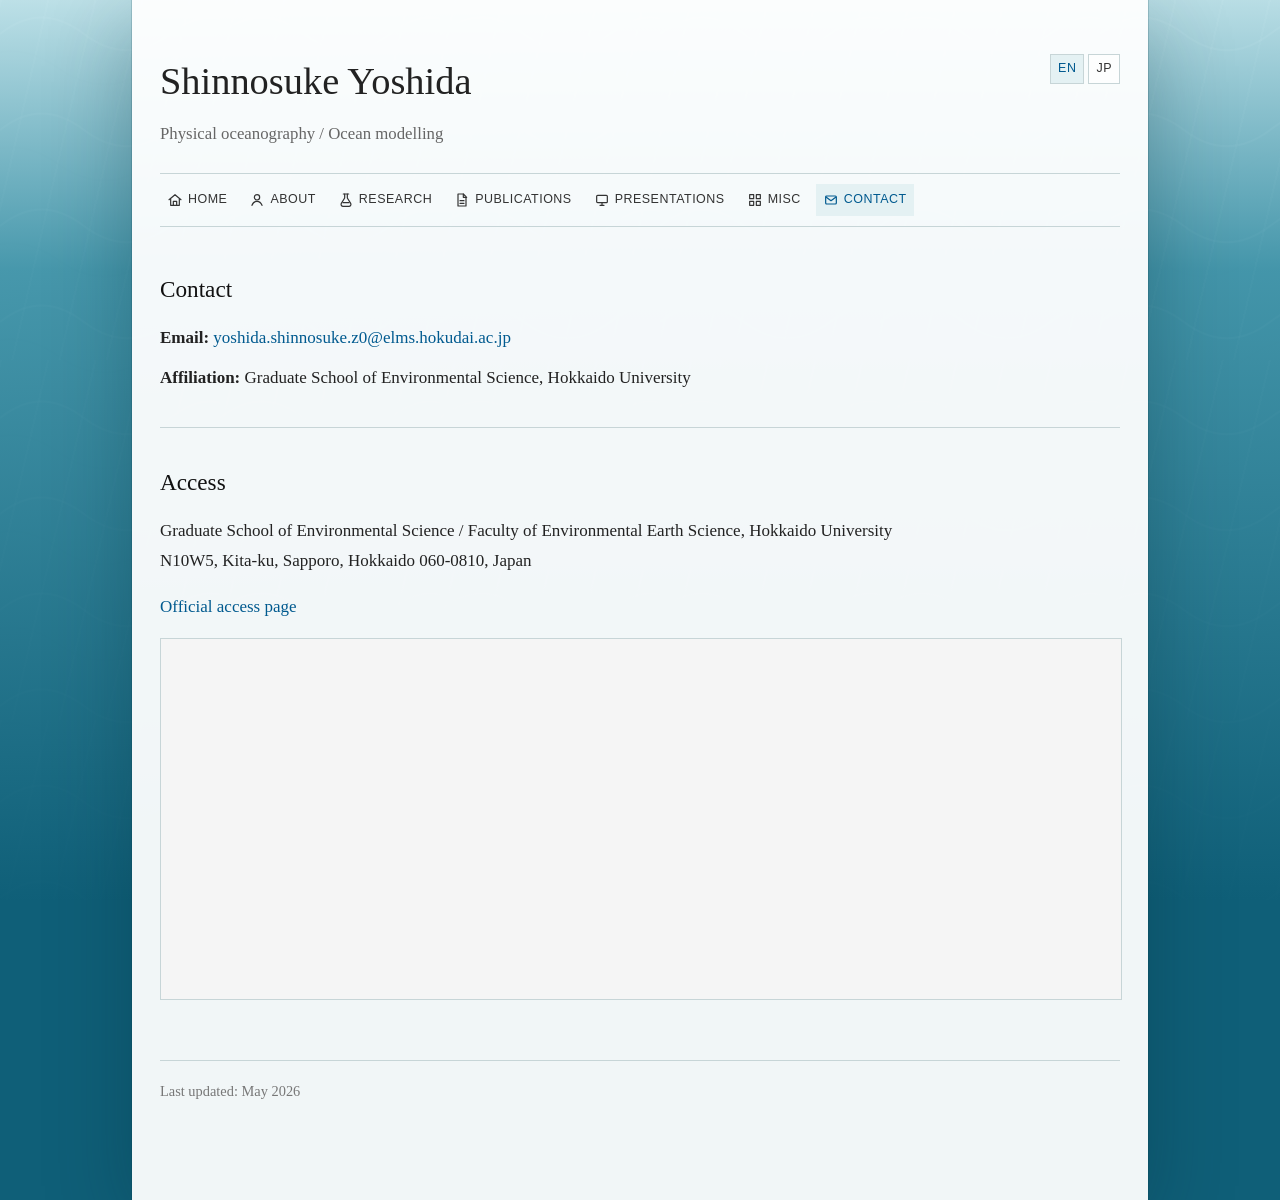
<file: contact.html>
<!DOCTYPE html>
<html lang="en">
<head><meta charset="UTF-8"><meta name="viewport" content="width=device-width, initial-scale=1.0"><title>Contact | Shinnosuke Yoshida</title><link rel="stylesheet" href="/style.css"><script src="/assets/backgrounds.js" defer></script></head>
<body><div class="page"><header class="site-header"><div class="header-top"><div class="identity"><h1>Shinnosuke Yoshida</h1><p class="subtitle">Physical oceanography / Ocean modelling</p></div><div class="language-switch" aria-label="Language switch"><span class="active">EN</span><a href="/ja/contact.html">JP</a></div></div><nav class="nav" aria-label="Main navigation"><a href="/"><svg class="nav-icon" aria-hidden="true"><use href="/assets/icons.svg#home"></use></svg><span>HOME</span></a><a href="/about.html"><svg class="nav-icon" aria-hidden="true"><use href="/assets/icons.svg#user"></use></svg><span>ABOUT</span></a><a href="/research.html"><svg class="nav-icon" aria-hidden="true"><use href="/assets/icons.svg#research"></use></svg><span>RESEARCH</span></a><a href="/publications.html"><svg class="nav-icon" aria-hidden="true"><use href="/assets/icons.svg#file"></use></svg><span>PUBLICATIONS</span></a><a href="/presentations.html"><svg class="nav-icon" aria-hidden="true"><use href="/assets/icons.svg#screen"></use></svg><span>PRESENTATIONS</span></a><a href="/misc.html"><svg class="nav-icon" aria-hidden="true"><use href="/assets/icons.svg#grid"></use></svg><span>MISC</span></a><a class="active" href="/contact.html"><svg class="nav-icon" aria-hidden="true"><use href="/assets/icons.svg#mail"></use></svg><span>CONTACT</span></a></nav></header><main><h2>Contact</h2><ul class="info-list"><li><strong>Email:</strong> <a href="mailto:yoshida.shinnosuke.z0@elms.hokudai.ac.jp">yoshida.shinnosuke.z0@elms.hokudai.ac.jp</a></li><li><strong>Affiliation:</strong> Graduate School of Environmental Science, Hokkaido University</li></ul><hr><section><h2>Access</h2><p>Graduate School of Environmental Science / Faculty of Environmental Earth Science, Hokkaido University<br>N10W5, Kita-ku, Sapporo, Hokkaido 060-0810, Japan</p><p><a href="https://www.ees.hokudai.ac.jp/?lang=en&amp;page_id=2603">Official access page</a></p><iframe class="map-frame" title="Map to Graduate School of Environmental Science, Hokkaido University" src="https://www.google.com/maps?q=Graduate%20School%20of%20Environmental%20Science%20Hokkaido%20University%20N10W5%20Sapporo&output=embed" loading="lazy"></iframe></section></main><footer class="site-footer"><p>Last updated: May 2026</p></footer></div></body>
</html>
</file>
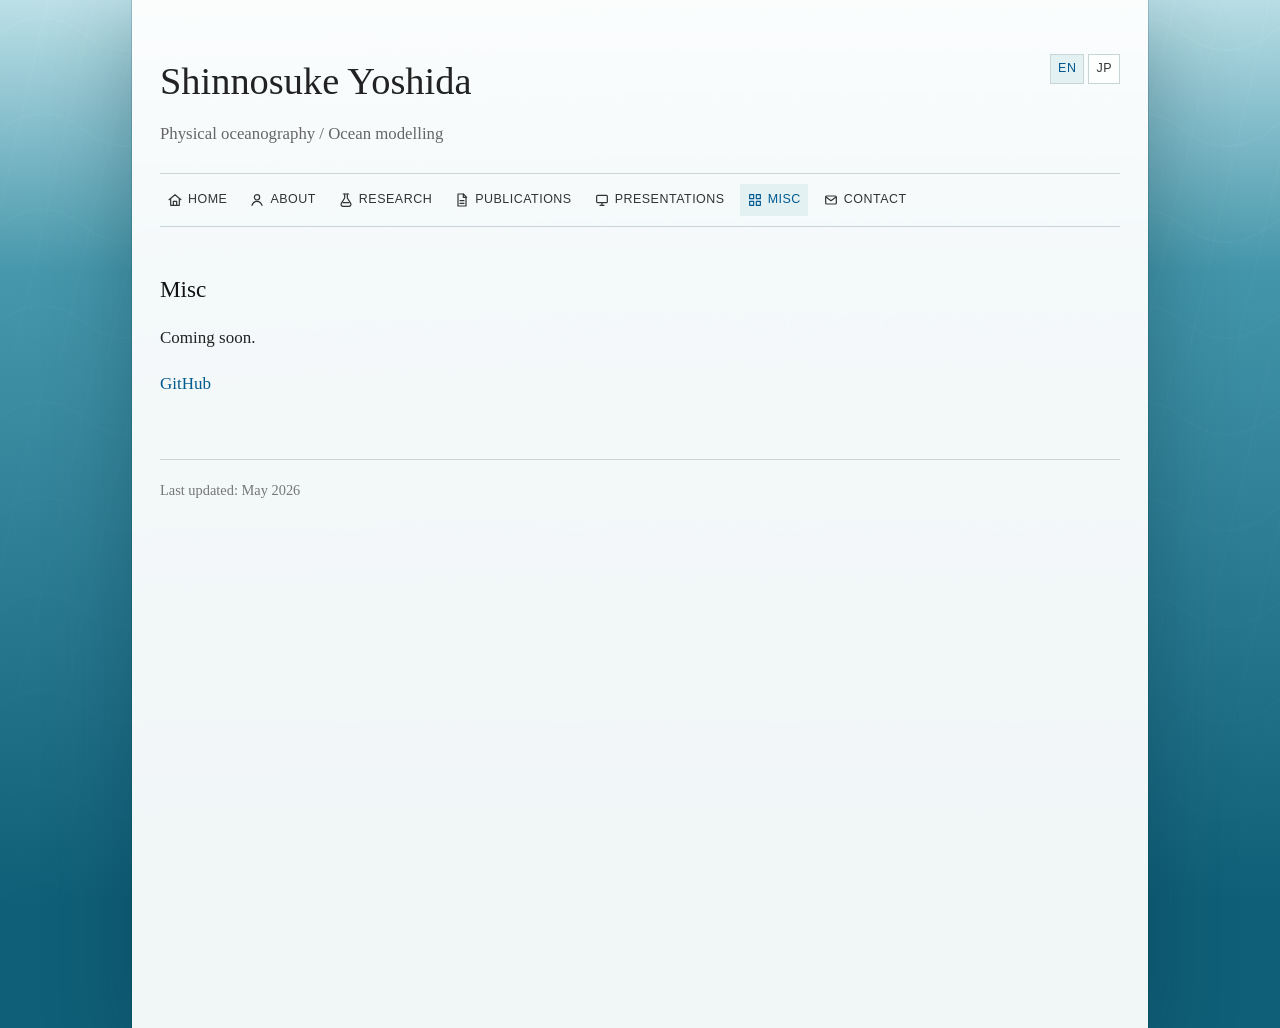
<file: misc.html>
<!DOCTYPE html>
<html lang="en">
<head><meta charset="UTF-8"><meta name="viewport" content="width=device-width, initial-scale=1.0"><title>Misc | Shinnosuke Yoshida</title><link rel="stylesheet" href="/style.css"><script src="/assets/backgrounds.js" defer></script></head>
<body><div class="page"><header class="site-header"><div class="header-top"><div class="identity"><h1>Shinnosuke Yoshida</h1><p class="subtitle">Physical oceanography / Ocean modelling</p></div><div class="language-switch" aria-label="Language switch"><span class="active">EN</span><a href="/ja/misc.html">JP</a></div></div><nav class="nav" aria-label="Main navigation"><a href="/"><svg class="nav-icon" aria-hidden="true"><use href="/assets/icons.svg#home"></use></svg><span>HOME</span></a><a href="/about.html"><svg class="nav-icon" aria-hidden="true"><use href="/assets/icons.svg#user"></use></svg><span>ABOUT</span></a><a href="/research.html"><svg class="nav-icon" aria-hidden="true"><use href="/assets/icons.svg#research"></use></svg><span>RESEARCH</span></a><a href="/publications.html"><svg class="nav-icon" aria-hidden="true"><use href="/assets/icons.svg#file"></use></svg><span>PUBLICATIONS</span></a><a href="/presentations.html"><svg class="nav-icon" aria-hidden="true"><use href="/assets/icons.svg#screen"></use></svg><span>PRESENTATIONS</span></a><a class="active" href="/misc.html"><svg class="nav-icon" aria-hidden="true"><use href="/assets/icons.svg#grid"></use></svg><span>MISC</span></a><a href="/contact.html"><svg class="nav-icon" aria-hidden="true"><use href="/assets/icons.svg#mail"></use></svg><span>CONTACT</span></a></nav></header><main><h2>Misc</h2><p class="page-lead">Coming soon.</p><p><a href="https://github.com/Shinnosuke-Yoshida">GitHub</a></p></main><footer class="site-footer"><p>Last updated: May 2026</p></footer></div></body>
</html>
</file>
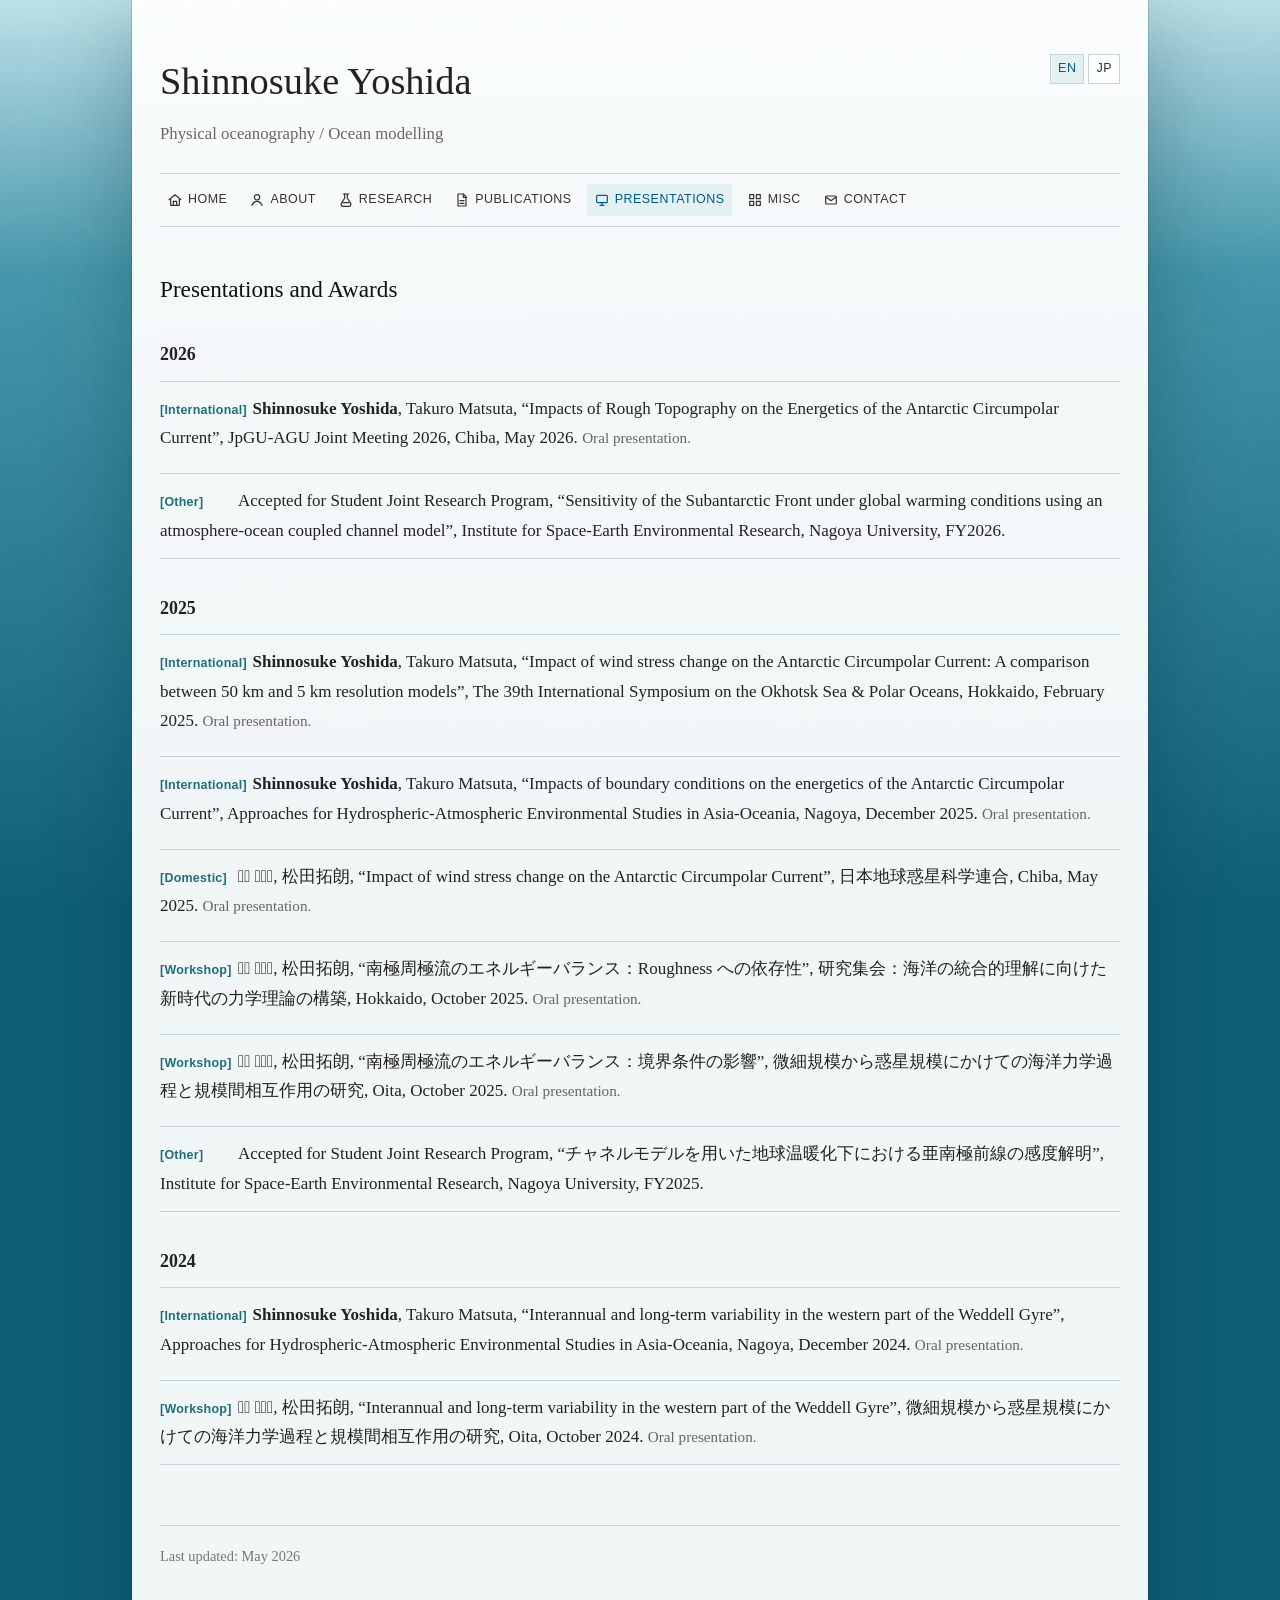
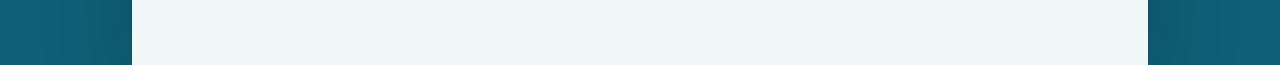
<file: presentations.html>
<!DOCTYPE html>
<html lang="en">
<head><meta charset="UTF-8"><meta name="viewport" content="width=device-width, initial-scale=1.0"><title>Presentations | Shinnosuke Yoshida</title><link rel="stylesheet" href="/style.css"><script src="/assets/backgrounds.js" defer></script></head>
<body><div class="page"><header class="site-header"><div class="header-top"><div class="identity"><h1>Shinnosuke Yoshida</h1><p class="subtitle">Physical oceanography / Ocean modelling</p></div><div class="language-switch" aria-label="Language switch"><span class="active">EN</span><a href="/ja/presentations.html">JP</a></div></div><nav class="nav" aria-label="Main navigation"><a href="/"><svg class="nav-icon" aria-hidden="true"><use href="/assets/icons.svg#home"></use></svg><span>HOME</span></a><a href="/about.html"><svg class="nav-icon" aria-hidden="true"><use href="/assets/icons.svg#user"></use></svg><span>ABOUT</span></a><a href="/research.html"><svg class="nav-icon" aria-hidden="true"><use href="/assets/icons.svg#research"></use></svg><span>RESEARCH</span></a><a href="/publications.html"><svg class="nav-icon" aria-hidden="true"><use href="/assets/icons.svg#file"></use></svg><span>PUBLICATIONS</span></a><a class="active" href="/presentations.html"><svg class="nav-icon" aria-hidden="true"><use href="/assets/icons.svg#screen"></use></svg><span>PRESENTATIONS</span></a><a href="/misc.html"><svg class="nav-icon" aria-hidden="true"><use href="/assets/icons.svg#grid"></use></svg><span>MISC</span></a><a href="/contact.html"><svg class="nav-icon" aria-hidden="true"><use href="/assets/icons.svg#mail"></use></svg><span>CONTACT</span></a></nav></header><main><h2>Presentations and Awards</h2><section class="presentation-section"><h3>2026</h3><ul class="presentation-list"><li><span class="presentation-label">[International]</span><strong>Shinnosuke Yoshida</strong>, Takuro Matsuta, “Impacts of Rough Topography on the Energetics of the Antarctic Circumpolar Current”, JpGU-AGU Joint Meeting 2026, Chiba, May 2026. <span class="presentation-note">Oral presentation.</span></li><li><span class="presentation-label">[Other]</span>Accepted for Student Joint Research Program, “Sensitivity of the Subantarctic Front under global warming conditions using an atmosphere-ocean coupled channel model”, Institute for Space-Earth Environmental Research, Nagoya University, FY2026.</li></ul></section><section class="presentation-section"><h3>2025</h3><ul class="presentation-list"><li><span class="presentation-label">[International]</span><strong>Shinnosuke Yoshida</strong>, Takuro Matsuta, “Impact of wind stress change on the Antarctic Circumpolar Current: A comparison between 50 km and 5 km resolution models”, The 39th International Symposium on the Okhotsk Sea &amp; Polar Oceans, Hokkaido, February 2025. <span class="presentation-note">Oral presentation.</span></li><li><span class="presentation-label">[International]</span><strong>Shinnosuke Yoshida</strong>, Takuro Matsuta, “Impacts of boundary conditions on the energetics of the Antarctic Circumpolar Current”, Approaches for Hydrospheric-Atmospheric Environmental Studies in Asia-Oceania, Nagoya, December 2025. <span class="presentation-note">Oral presentation.</span></li><li><span class="presentation-label">[Domestic]</span><strong>𠮷田 槙之助</strong>, 松田拓朗, “Impact of wind stress change on the Antarctic Circumpolar Current”, 日本地球惑星科学連合, Chiba, May 2025. <span class="presentation-note">Oral presentation.</span></li><li><span class="presentation-label">[Workshop]</span><strong>𠮷田 槙之助</strong>, 松田拓朗, “南極周極流のエネルギーバランス：Roughness への依存性”, 研究集会：海洋の統合的理解に向けた新時代の力学理論の構築, Hokkaido, October 2025. <span class="presentation-note">Oral presentation.</span></li><li><span class="presentation-label">[Workshop]</span><strong>𠮷田 槙之助</strong>, 松田拓朗, “南極周極流のエネルギーバランス：境界条件の影響”, 微細規模から惑星規模にかけての海洋力学過程と規模間相互作用の研究, Oita, October 2025. <span class="presentation-note">Oral presentation.</span></li><li><span class="presentation-label">[Other]</span>Accepted for Student Joint Research Program, “チャネルモデルを用いた地球温暖化下における亜南極前線の感度解明”, Institute for Space-Earth Environmental Research, Nagoya University, FY2025.</li></ul></section><section class="presentation-section"><h3>2024</h3><ul class="presentation-list"><li><span class="presentation-label">[International]</span><strong>Shinnosuke Yoshida</strong>, Takuro Matsuta, “Interannual and long-term variability in the western part of the Weddell Gyre”, Approaches for Hydrospheric-Atmospheric Environmental Studies in Asia-Oceania, Nagoya, December 2024. <span class="presentation-note">Oral presentation.</span></li><li><span class="presentation-label">[Workshop]</span><strong>𠮷田 槙之助</strong>, 松田拓朗, “Interannual and long-term variability in the western part of the Weddell Gyre”, 微細規模から惑星規模にかけての海洋力学過程と規模間相互作用の研究, Oita, October 2024. <span class="presentation-note">Oral presentation.</span></li></ul></section></main><footer class="site-footer"><p>Last updated: May 2026</p></footer></div></body>
</html>
</file>
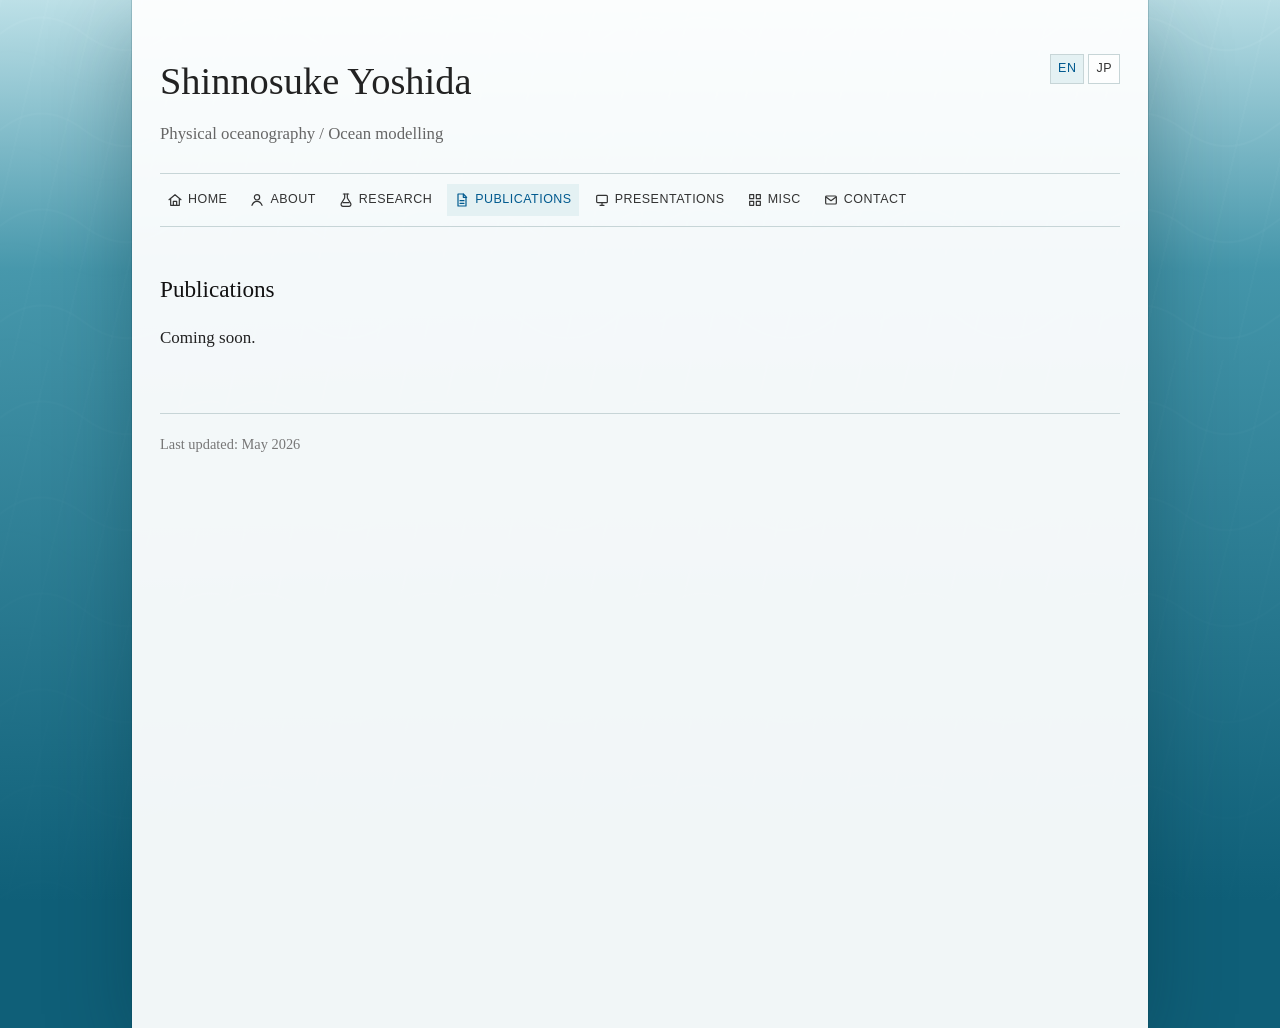
<file: publications.html>
<!DOCTYPE html>
<html lang="en">
<head><meta charset="UTF-8"><meta name="viewport" content="width=device-width, initial-scale=1.0"><title>Publications | Shinnosuke Yoshida</title><link rel="stylesheet" href="/style.css"><script src="/assets/backgrounds.js" defer></script></head>
<body><div class="page"><header class="site-header"><div class="header-top"><div class="identity"><h1>Shinnosuke Yoshida</h1><p class="subtitle">Physical oceanography / Ocean modelling</p></div><div class="language-switch" aria-label="Language switch"><span class="active">EN</span><a href="/ja/publications.html">JP</a></div></div><nav class="nav" aria-label="Main navigation"><a href="/"><svg class="nav-icon" aria-hidden="true"><use href="/assets/icons.svg#home"></use></svg><span>HOME</span></a><a href="/about.html"><svg class="nav-icon" aria-hidden="true"><use href="/assets/icons.svg#user"></use></svg><span>ABOUT</span></a><a href="/research.html"><svg class="nav-icon" aria-hidden="true"><use href="/assets/icons.svg#research"></use></svg><span>RESEARCH</span></a><a class="active" href="/publications.html"><svg class="nav-icon" aria-hidden="true"><use href="/assets/icons.svg#file"></use></svg><span>PUBLICATIONS</span></a><a href="/presentations.html"><svg class="nav-icon" aria-hidden="true"><use href="/assets/icons.svg#screen"></use></svg><span>PRESENTATIONS</span></a><a href="/misc.html"><svg class="nav-icon" aria-hidden="true"><use href="/assets/icons.svg#grid"></use></svg><span>MISC</span></a><a href="/contact.html"><svg class="nav-icon" aria-hidden="true"><use href="/assets/icons.svg#mail"></use></svg><span>CONTACT</span></a></nav></header><main><h2>Publications</h2><p class="page-lead">Coming soon.</p></main><footer class="site-footer"><p>Last updated: May 2026</p></footer></div></body>
</html>
</file>
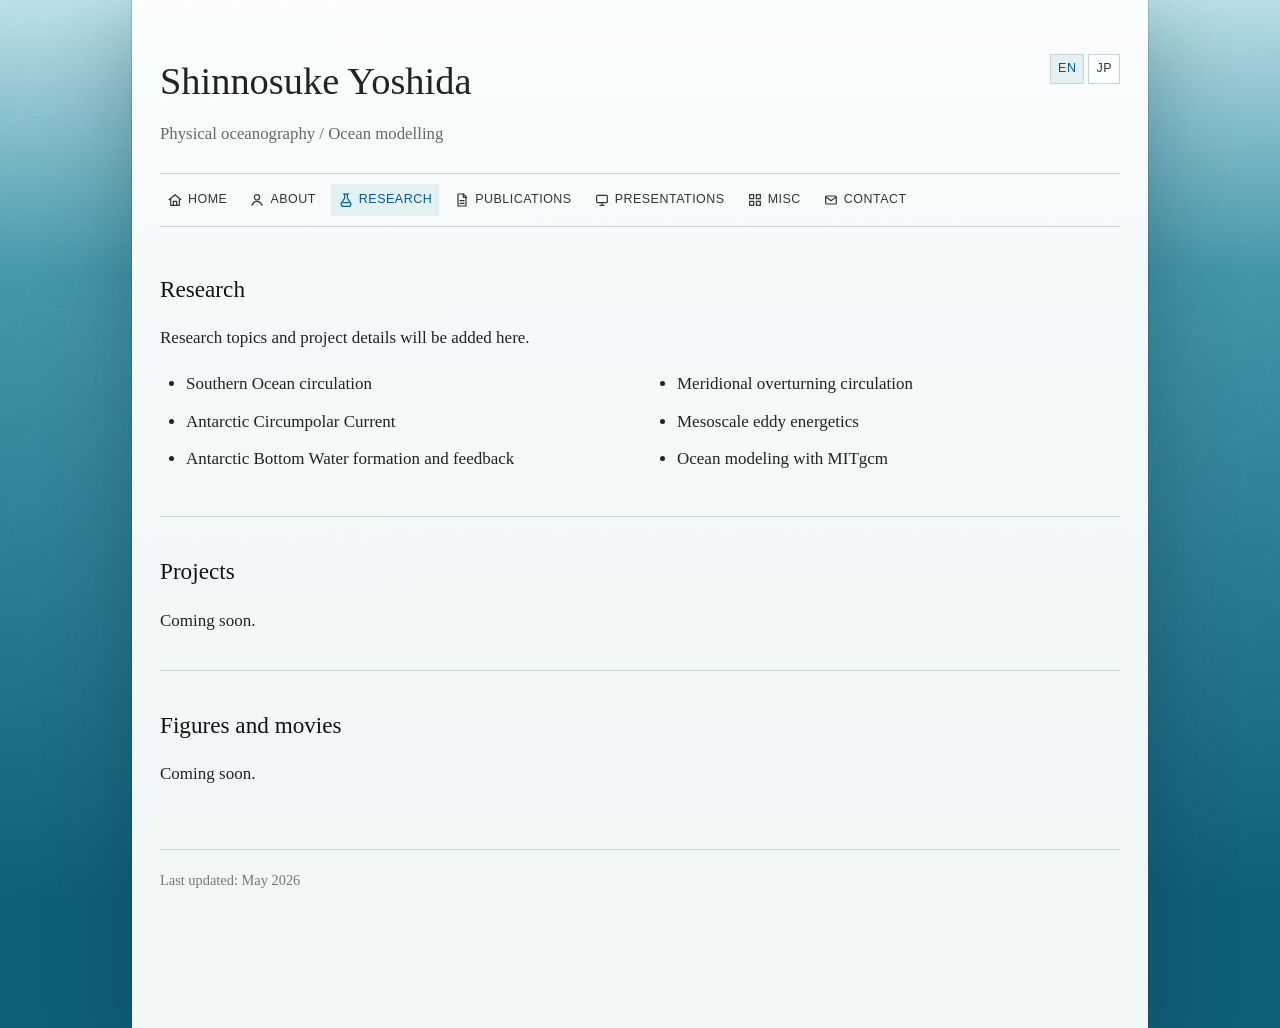
<file: research.html>
<!DOCTYPE html>
<html lang="en">
<head><meta charset="UTF-8"><meta name="viewport" content="width=device-width, initial-scale=1.0"><title>Research | Shinnosuke Yoshida</title><link rel="stylesheet" href="/style.css"><script src="/assets/backgrounds.js" defer></script></head>
<body><div class="page"><header class="site-header"><div class="header-top"><div class="identity"><h1>Shinnosuke Yoshida</h1><p class="subtitle">Physical oceanography / Ocean modelling</p></div><div class="language-switch" aria-label="Language switch"><span class="active">EN</span><a href="/ja/research.html">JP</a></div></div><nav class="nav" aria-label="Main navigation"><a href="/"><svg class="nav-icon" aria-hidden="true"><use href="/assets/icons.svg#home"></use></svg><span>HOME</span></a><a href="/about.html"><svg class="nav-icon" aria-hidden="true"><use href="/assets/icons.svg#user"></use></svg><span>ABOUT</span></a><a class="active" href="/research.html"><svg class="nav-icon" aria-hidden="true"><use href="/assets/icons.svg#research"></use></svg><span>RESEARCH</span></a><a href="/publications.html"><svg class="nav-icon" aria-hidden="true"><use href="/assets/icons.svg#file"></use></svg><span>PUBLICATIONS</span></a><a href="/presentations.html"><svg class="nav-icon" aria-hidden="true"><use href="/assets/icons.svg#screen"></use></svg><span>PRESENTATIONS</span></a><a href="/misc.html"><svg class="nav-icon" aria-hidden="true"><use href="/assets/icons.svg#grid"></use></svg><span>MISC</span></a><a href="/contact.html"><svg class="nav-icon" aria-hidden="true"><use href="/assets/icons.svg#mail"></use></svg><span>CONTACT</span></a></nav></header><main><h2>Research</h2><p class="page-lead">Research topics and project details will be added here.</p><ul class="compact-list"><li>Southern Ocean circulation</li><li>Antarctic Circumpolar Current</li><li>Antarctic Bottom Water formation and feedback</li><li>Meridional overturning circulation</li><li>Mesoscale eddy energetics</li><li>Ocean modeling with MITgcm</li></ul><hr><section><h2>Projects</h2><p class="page-lead">Coming soon.</p></section><hr><section><h2>Figures and movies</h2><p class="page-lead">Coming soon.</p></section></main><footer class="site-footer"><p>Last updated: May 2026</p></footer></div></body>
</html>
</file>
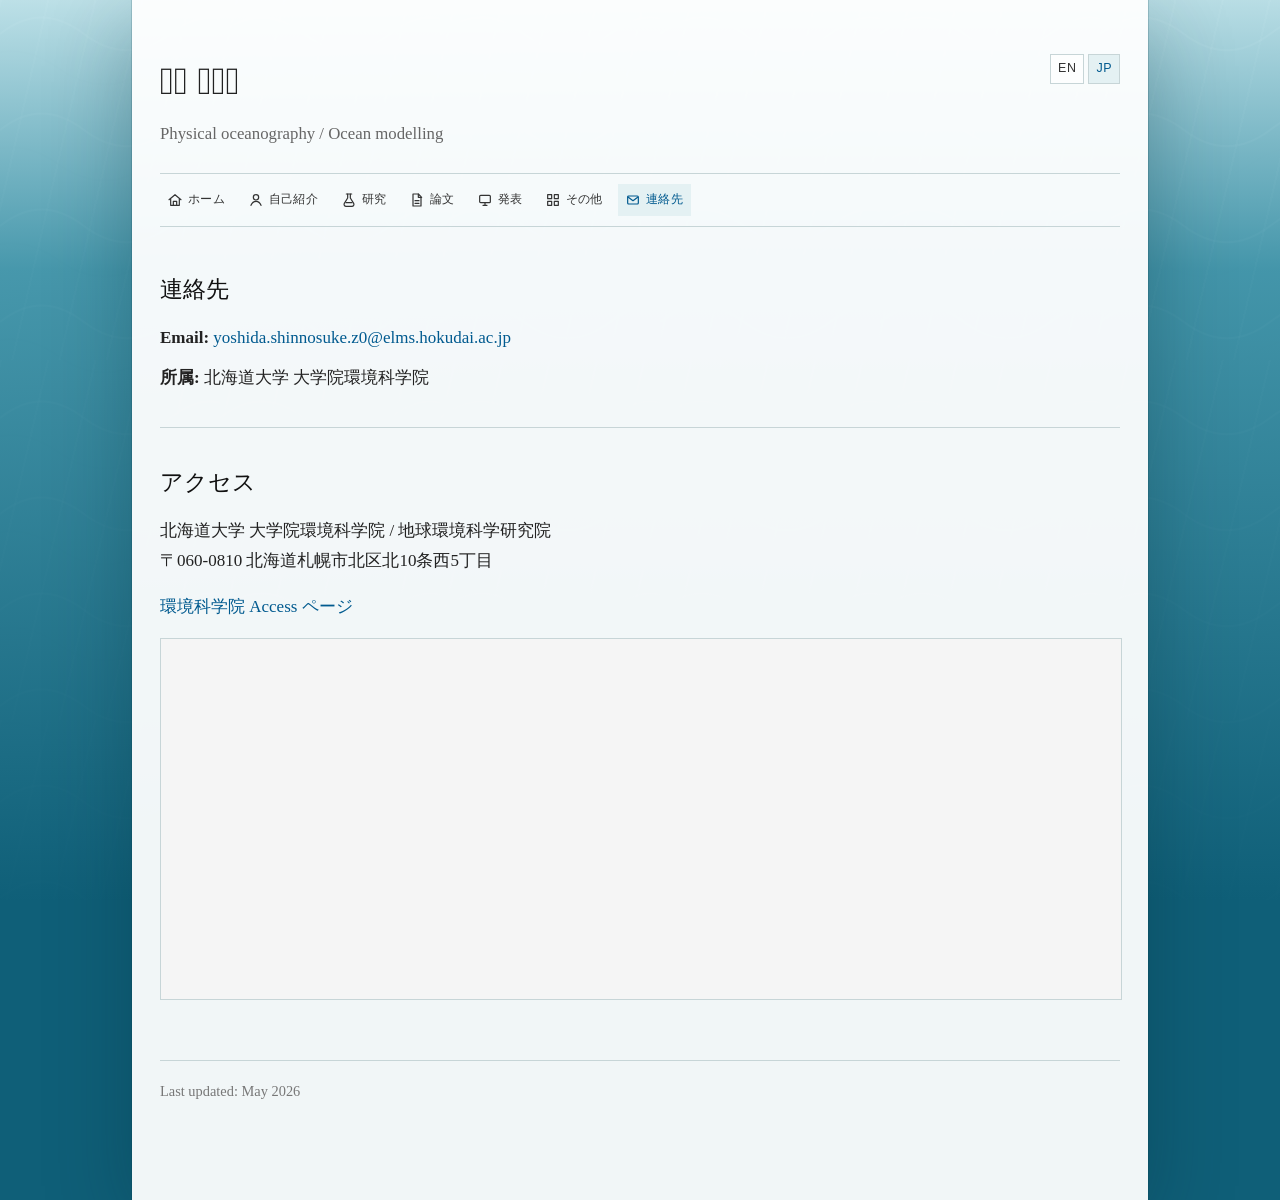
<file: ja/contact.html>
<!DOCTYPE html>
<html lang="ja">
<head><meta charset="UTF-8"><meta name="viewport" content="width=device-width, initial-scale=1.0"><title>連絡先 | 𠮷田 槙之助</title><link rel="stylesheet" href="/style.css"><script src="/assets/backgrounds.js" defer></script></head>
<body><div class="page"><header class="site-header"><div class="header-top"><div class="identity"><h1>𠮷田 槙之助</h1><p class="subtitle">Physical oceanography / Ocean modelling</p></div><div class="language-switch" aria-label="Language switch"><a href="/contact.html">EN</a><span class="active">JP</span></div></div><nav class="nav" aria-label="Main navigation"><a href="/ja/"><svg class="nav-icon" aria-hidden="true"><use href="/assets/icons.svg#home"></use></svg><span>ホーム</span></a><a href="/ja/about.html"><svg class="nav-icon" aria-hidden="true"><use href="/assets/icons.svg#user"></use></svg><span>自己紹介</span></a><a href="/ja/research.html"><svg class="nav-icon" aria-hidden="true"><use href="/assets/icons.svg#research"></use></svg><span>研究</span></a><a href="/ja/publications.html"><svg class="nav-icon" aria-hidden="true"><use href="/assets/icons.svg#file"></use></svg><span>論文</span></a><a href="/ja/presentations.html"><svg class="nav-icon" aria-hidden="true"><use href="/assets/icons.svg#screen"></use></svg><span>発表</span></a><a href="/ja/misc.html"><svg class="nav-icon" aria-hidden="true"><use href="/assets/icons.svg#grid"></use></svg><span>その他</span></a><a class="active" href="/ja/contact.html"><svg class="nav-icon" aria-hidden="true"><use href="/assets/icons.svg#mail"></use></svg><span>連絡先</span></a></nav></header><main><h2>連絡先</h2><ul class="info-list"><li><strong>Email:</strong> <a href="mailto:yoshida.shinnosuke.z0@elms.hokudai.ac.jp">yoshida.shinnosuke.z0@elms.hokudai.ac.jp</a></li><li><strong>所属:</strong> 北海道大学 大学院環境科学院</li></ul><hr><section><h2>アクセス</h2><p>北海道大学 大学院環境科学院 / 地球環境科学研究院<br>〒060-0810 北海道札幌市北区北10条西5丁目</p><p><a href="https://www.ees.hokudai.ac.jp/?lang=en&amp;page_id=2603">環境科学院 Access ページ</a></p><iframe class="map-frame" title="北海道大学 大学院環境科学院への地図" src="https://www.google.com/maps?q=Graduate%20School%20of%20Environmental%20Science%20Hokkaido%20University%20N10W5%20Sapporo&output=embed" loading="lazy"></iframe></section></main><footer class="site-footer"><p>Last updated: May 2026</p></footer></div></body>
</html>
</file>
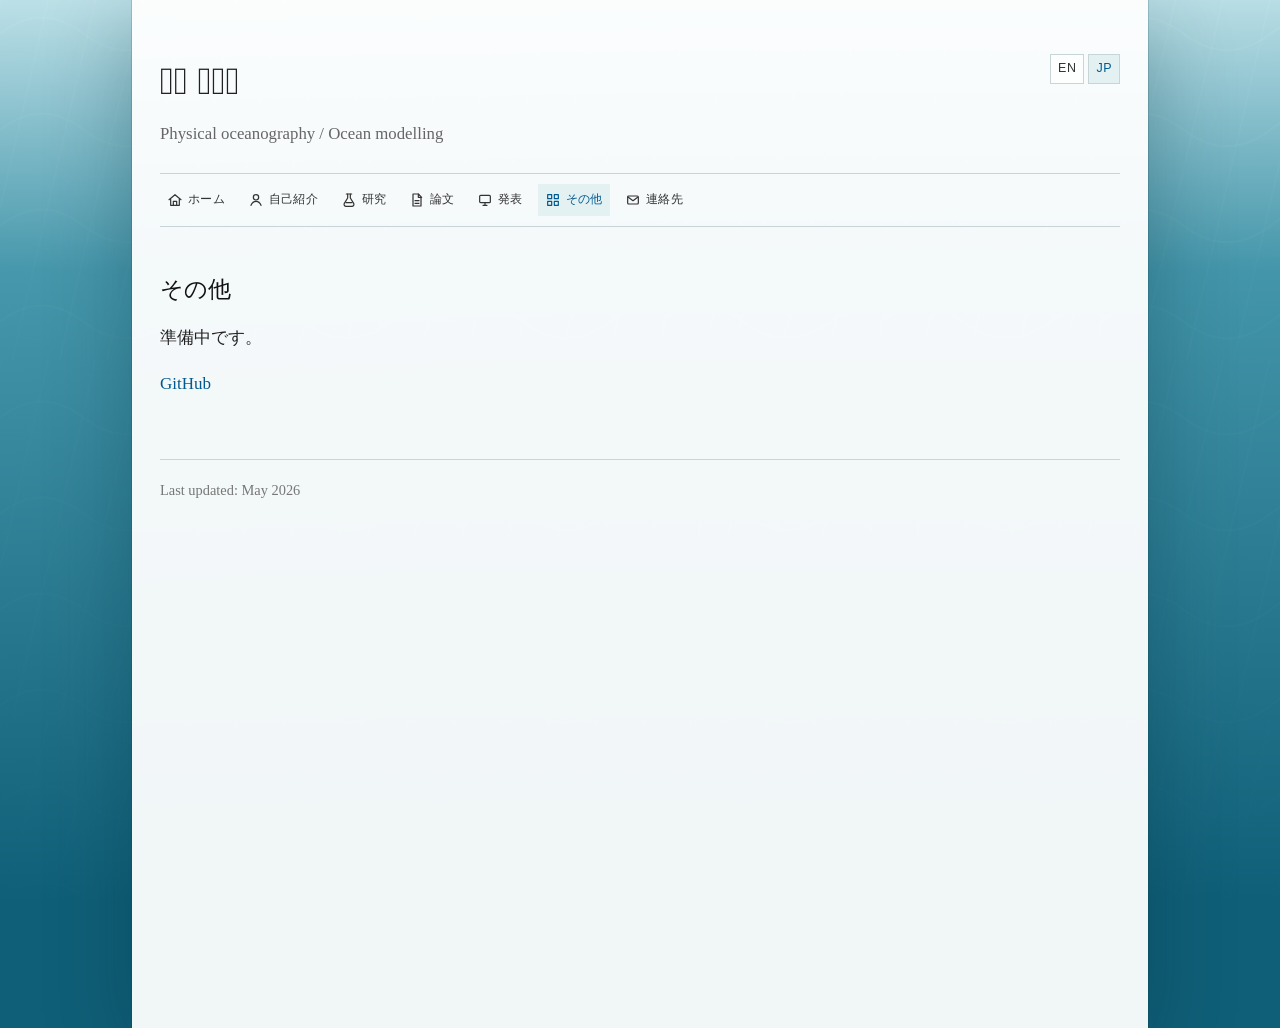
<file: ja/misc.html>
<!DOCTYPE html>
<html lang="ja">
<head><meta charset="UTF-8"><meta name="viewport" content="width=device-width, initial-scale=1.0"><title>その他 | 𠮷田 槙之助</title><link rel="stylesheet" href="/style.css"><script src="/assets/backgrounds.js" defer></script></head>
<body><div class="page"><header class="site-header"><div class="header-top"><div class="identity"><h1>𠮷田 槙之助</h1><p class="subtitle">Physical oceanography / Ocean modelling</p></div><div class="language-switch" aria-label="Language switch"><a href="/misc.html">EN</a><span class="active">JP</span></div></div><nav class="nav" aria-label="Main navigation"><a href="/ja/"><svg class="nav-icon" aria-hidden="true"><use href="/assets/icons.svg#home"></use></svg><span>ホーム</span></a><a href="/ja/about.html"><svg class="nav-icon" aria-hidden="true"><use href="/assets/icons.svg#user"></use></svg><span>自己紹介</span></a><a href="/ja/research.html"><svg class="nav-icon" aria-hidden="true"><use href="/assets/icons.svg#research"></use></svg><span>研究</span></a><a href="/ja/publications.html"><svg class="nav-icon" aria-hidden="true"><use href="/assets/icons.svg#file"></use></svg><span>論文</span></a><a href="/ja/presentations.html"><svg class="nav-icon" aria-hidden="true"><use href="/assets/icons.svg#screen"></use></svg><span>発表</span></a><a class="active" href="/ja/misc.html"><svg class="nav-icon" aria-hidden="true"><use href="/assets/icons.svg#grid"></use></svg><span>その他</span></a><a href="/ja/contact.html"><svg class="nav-icon" aria-hidden="true"><use href="/assets/icons.svg#mail"></use></svg><span>連絡先</span></a></nav></header><main><h2>その他</h2><p class="page-lead">準備中です。</p><p><a href="https://github.com/Shinnosuke-Yoshida">GitHub</a></p></main><footer class="site-footer"><p>Last updated: May 2026</p></footer></div></body>
</html>
</file>
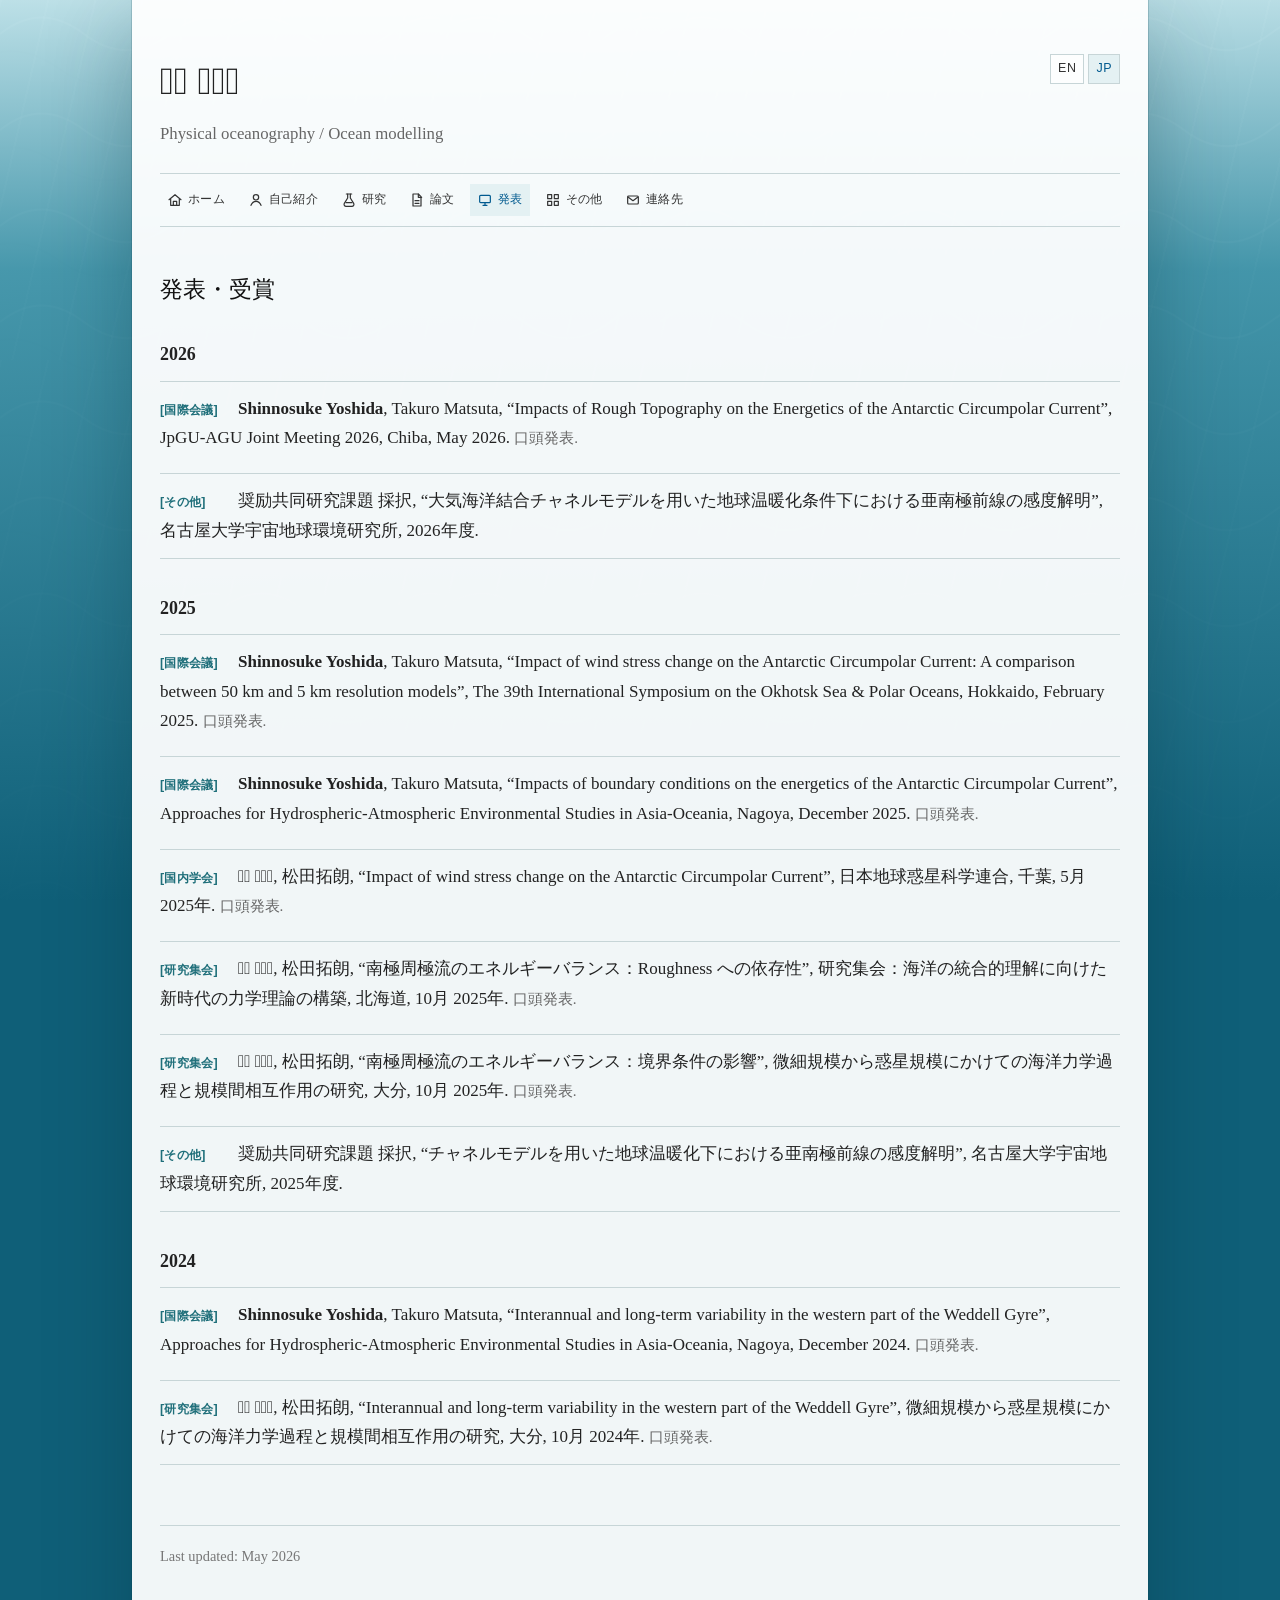
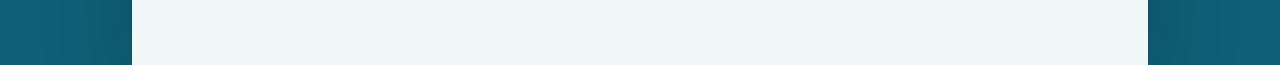
<file: ja/presentations.html>
<!DOCTYPE html>
<html lang="ja">
<head><meta charset="UTF-8"><meta name="viewport" content="width=device-width, initial-scale=1.0"><title>発表 | 𠮷田 槙之助</title><link rel="stylesheet" href="/style.css"><script src="/assets/backgrounds.js" defer></script></head>
<body><div class="page"><header class="site-header"><div class="header-top"><div class="identity"><h1>𠮷田 槙之助</h1><p class="subtitle">Physical oceanography / Ocean modelling</p></div><div class="language-switch" aria-label="Language switch"><a href="/presentations.html">EN</a><span class="active">JP</span></div></div><nav class="nav" aria-label="Main navigation"><a href="/ja/"><svg class="nav-icon" aria-hidden="true"><use href="/assets/icons.svg#home"></use></svg><span>ホーム</span></a><a href="/ja/about.html"><svg class="nav-icon" aria-hidden="true"><use href="/assets/icons.svg#user"></use></svg><span>自己紹介</span></a><a href="/ja/research.html"><svg class="nav-icon" aria-hidden="true"><use href="/assets/icons.svg#research"></use></svg><span>研究</span></a><a href="/ja/publications.html"><svg class="nav-icon" aria-hidden="true"><use href="/assets/icons.svg#file"></use></svg><span>論文</span></a><a class="active" href="/ja/presentations.html"><svg class="nav-icon" aria-hidden="true"><use href="/assets/icons.svg#screen"></use></svg><span>発表</span></a><a href="/ja/misc.html"><svg class="nav-icon" aria-hidden="true"><use href="/assets/icons.svg#grid"></use></svg><span>その他</span></a><a href="/ja/contact.html"><svg class="nav-icon" aria-hidden="true"><use href="/assets/icons.svg#mail"></use></svg><span>連絡先</span></a></nav></header><main><h2>発表・受賞</h2><section class="presentation-section"><h3>2026</h3><ul class="presentation-list"><li><span class="presentation-label">[国際会議]</span><strong>Shinnosuke Yoshida</strong>, Takuro Matsuta, “Impacts of Rough Topography on the Energetics of the Antarctic Circumpolar Current”, JpGU-AGU Joint Meeting 2026, Chiba, May 2026. <span class="presentation-note">口頭発表.</span></li><li><span class="presentation-label">[その他]</span>奨励共同研究課題 採択, “大気海洋結合チャネルモデルを用いた地球温暖化条件下における亜南極前線の感度解明”, 名古屋大学宇宙地球環境研究所, 2026年度.</li></ul></section><section class="presentation-section"><h3>2025</h3><ul class="presentation-list"><li><span class="presentation-label">[国際会議]</span><strong>Shinnosuke Yoshida</strong>, Takuro Matsuta, “Impact of wind stress change on the Antarctic Circumpolar Current: A comparison between 50 km and 5 km resolution models”, The 39th International Symposium on the Okhotsk Sea &amp; Polar Oceans, Hokkaido, February 2025. <span class="presentation-note">口頭発表.</span></li><li><span class="presentation-label">[国際会議]</span><strong>Shinnosuke Yoshida</strong>, Takuro Matsuta, “Impacts of boundary conditions on the energetics of the Antarctic Circumpolar Current”, Approaches for Hydrospheric-Atmospheric Environmental Studies in Asia-Oceania, Nagoya, December 2025. <span class="presentation-note">口頭発表.</span></li><li><span class="presentation-label">[国内学会]</span><strong>𠮷田 槙之助</strong>, 松田拓朗, “Impact of wind stress change on the Antarctic Circumpolar Current”, 日本地球惑星科学連合, 千葉, 5月 2025年. <span class="presentation-note">口頭発表.</span></li><li><span class="presentation-label">[研究集会]</span><strong>𠮷田 槙之助</strong>, 松田拓朗, “南極周極流のエネルギーバランス：Roughness への依存性”, 研究集会：海洋の統合的理解に向けた新時代の力学理論の構築, 北海道, 10月 2025年. <span class="presentation-note">口頭発表.</span></li><li><span class="presentation-label">[研究集会]</span><strong>𠮷田 槙之助</strong>, 松田拓朗, “南極周極流のエネルギーバランス：境界条件の影響”, 微細規模から惑星規模にかけての海洋力学過程と規模間相互作用の研究, 大分, 10月 2025年. <span class="presentation-note">口頭発表.</span></li><li><span class="presentation-label">[その他]</span>奨励共同研究課題 採択, “チャネルモデルを用いた地球温暖化下における亜南極前線の感度解明”, 名古屋大学宇宙地球環境研究所, 2025年度.</li></ul></section><section class="presentation-section"><h3>2024</h3><ul class="presentation-list"><li><span class="presentation-label">[国際会議]</span><strong>Shinnosuke Yoshida</strong>, Takuro Matsuta, “Interannual and long-term variability in the western part of the Weddell Gyre”, Approaches for Hydrospheric-Atmospheric Environmental Studies in Asia-Oceania, Nagoya, December 2024. <span class="presentation-note">口頭発表.</span></li><li><span class="presentation-label">[研究集会]</span><strong>𠮷田 槙之助</strong>, 松田拓朗, “Interannual and long-term variability in the western part of the Weddell Gyre”, 微細規模から惑星規模にかけての海洋力学過程と規模間相互作用の研究, 大分, 10月 2024年. <span class="presentation-note">口頭発表.</span></li></ul></section></main><footer class="site-footer"><p>Last updated: May 2026</p></footer></div></body>
</html>
</file>
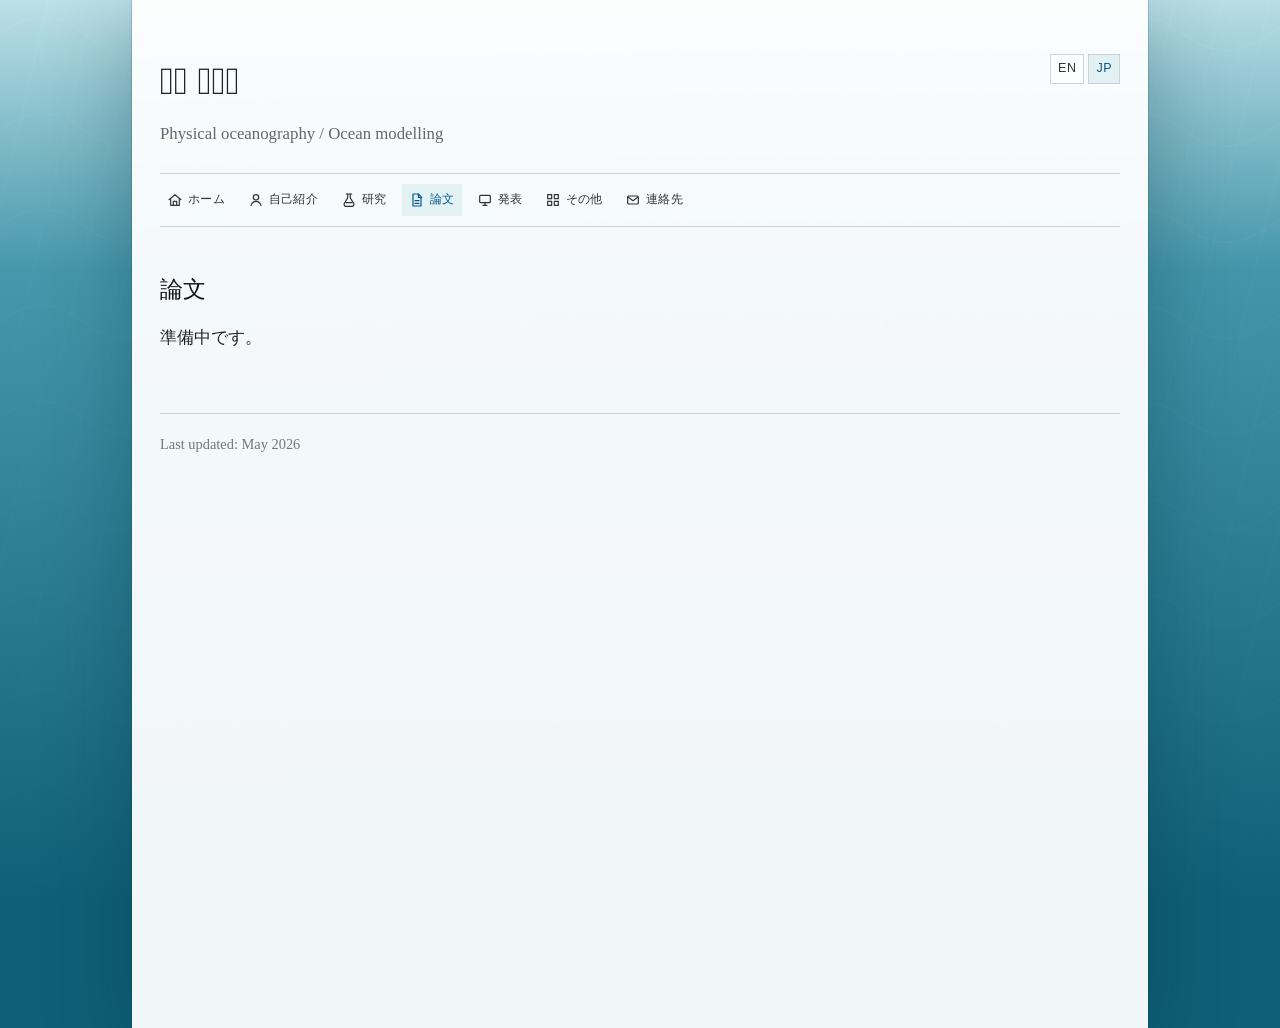
<file: ja/publications.html>
<!DOCTYPE html>
<html lang="ja">
<head><meta charset="UTF-8"><meta name="viewport" content="width=device-width, initial-scale=1.0"><title>論文 | 𠮷田 槙之助</title><link rel="stylesheet" href="/style.css"><script src="/assets/backgrounds.js" defer></script></head>
<body><div class="page"><header class="site-header"><div class="header-top"><div class="identity"><h1>𠮷田 槙之助</h1><p class="subtitle">Physical oceanography / Ocean modelling</p></div><div class="language-switch" aria-label="Language switch"><a href="/publications.html">EN</a><span class="active">JP</span></div></div><nav class="nav" aria-label="Main navigation"><a href="/ja/"><svg class="nav-icon" aria-hidden="true"><use href="/assets/icons.svg#home"></use></svg><span>ホーム</span></a><a href="/ja/about.html"><svg class="nav-icon" aria-hidden="true"><use href="/assets/icons.svg#user"></use></svg><span>自己紹介</span></a><a href="/ja/research.html"><svg class="nav-icon" aria-hidden="true"><use href="/assets/icons.svg#research"></use></svg><span>研究</span></a><a class="active" href="/ja/publications.html"><svg class="nav-icon" aria-hidden="true"><use href="/assets/icons.svg#file"></use></svg><span>論文</span></a><a href="/ja/presentations.html"><svg class="nav-icon" aria-hidden="true"><use href="/assets/icons.svg#screen"></use></svg><span>発表</span></a><a href="/ja/misc.html"><svg class="nav-icon" aria-hidden="true"><use href="/assets/icons.svg#grid"></use></svg><span>その他</span></a><a href="/ja/contact.html"><svg class="nav-icon" aria-hidden="true"><use href="/assets/icons.svg#mail"></use></svg><span>連絡先</span></a></nav></header><main><h2>論文</h2><p class="page-lead">準備中です。</p></main><footer class="site-footer"><p>Last updated: May 2026</p></footer></div></body>
</html>
</file>
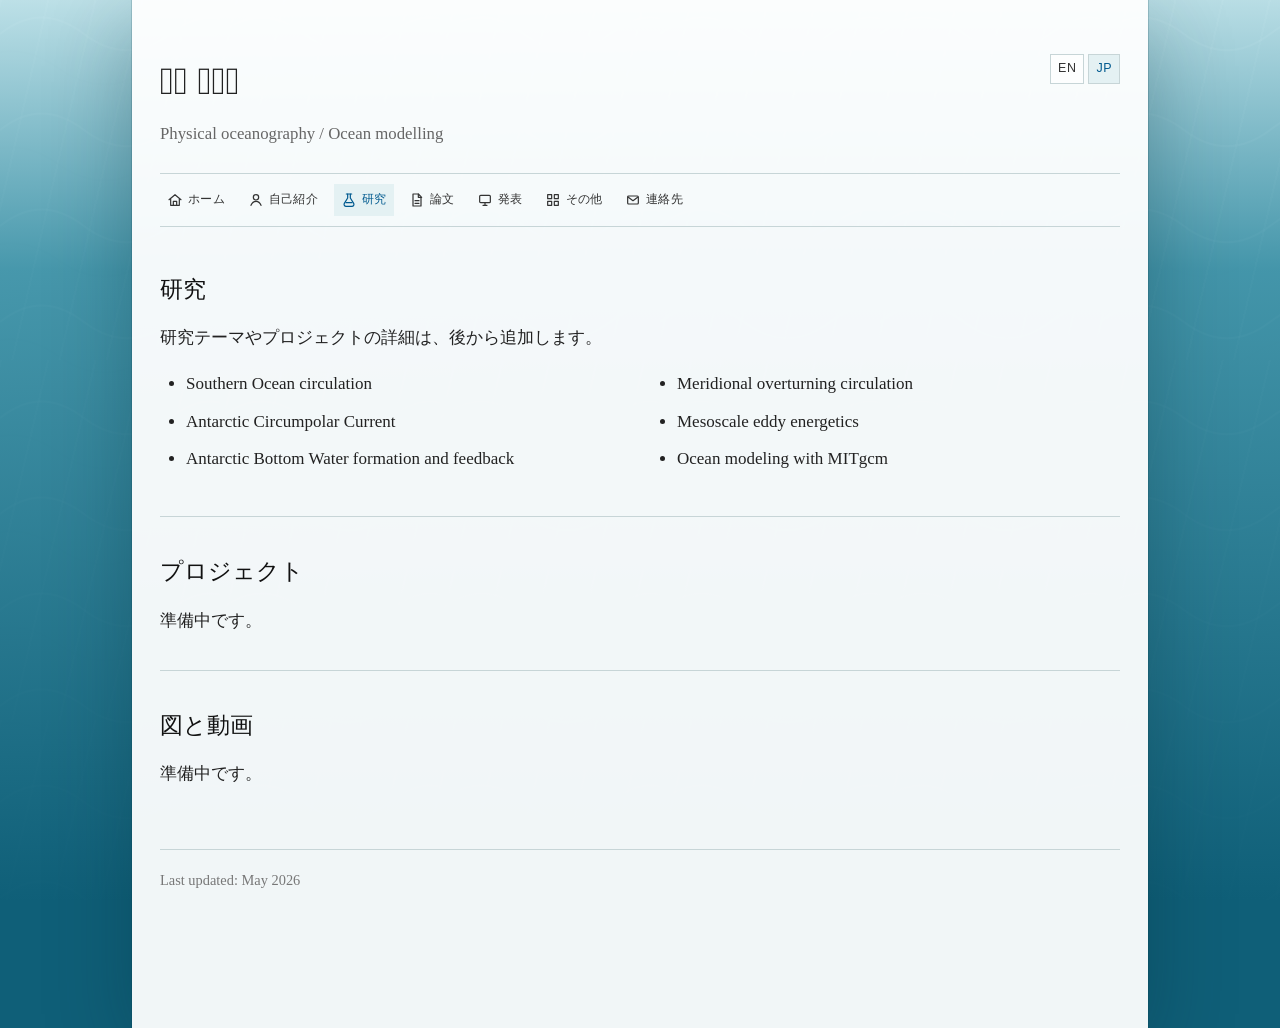
<file: ja/research.html>
<!DOCTYPE html>
<html lang="ja">
<head><meta charset="UTF-8"><meta name="viewport" content="width=device-width, initial-scale=1.0"><title>研究 | 𠮷田 槙之助</title><link rel="stylesheet" href="/style.css"><script src="/assets/backgrounds.js" defer></script></head>
<body><div class="page"><header class="site-header"><div class="header-top"><div class="identity"><h1>𠮷田 槙之助</h1><p class="subtitle">Physical oceanography / Ocean modelling</p></div><div class="language-switch" aria-label="Language switch"><a href="/research.html">EN</a><span class="active">JP</span></div></div><nav class="nav" aria-label="Main navigation"><a href="/ja/"><svg class="nav-icon" aria-hidden="true"><use href="/assets/icons.svg#home"></use></svg><span>ホーム</span></a><a href="/ja/about.html"><svg class="nav-icon" aria-hidden="true"><use href="/assets/icons.svg#user"></use></svg><span>自己紹介</span></a><a class="active" href="/ja/research.html"><svg class="nav-icon" aria-hidden="true"><use href="/assets/icons.svg#research"></use></svg><span>研究</span></a><a href="/ja/publications.html"><svg class="nav-icon" aria-hidden="true"><use href="/assets/icons.svg#file"></use></svg><span>論文</span></a><a href="/ja/presentations.html"><svg class="nav-icon" aria-hidden="true"><use href="/assets/icons.svg#screen"></use></svg><span>発表</span></a><a href="/ja/misc.html"><svg class="nav-icon" aria-hidden="true"><use href="/assets/icons.svg#grid"></use></svg><span>その他</span></a><a href="/ja/contact.html"><svg class="nav-icon" aria-hidden="true"><use href="/assets/icons.svg#mail"></use></svg><span>連絡先</span></a></nav></header><main><h2>研究</h2><p class="page-lead">研究テーマやプロジェクトの詳細は、後から追加します。</p><ul class="compact-list"><li>Southern Ocean circulation</li><li>Antarctic Circumpolar Current</li><li>Antarctic Bottom Water formation and feedback</li><li>Meridional overturning circulation</li><li>Mesoscale eddy energetics</li><li>Ocean modeling with MITgcm</li></ul><hr><section><h2>プロジェクト</h2><p class="page-lead">準備中です。</p></section><hr><section><h2>図と動画</h2><p class="page-lead">準備中です。</p></section></main><footer class="site-footer"><p>Last updated: May 2026</p></footer></div></body>
</html>
</file>
<file: style.css>
:root {
  --text: #222;
  --muted: #666;
  --line: #c7d5d7;
  --link: #005a8f;
  --paper: rgba(255, 255, 255, 0.94);
  --background: #0f5f78;
  --nav-hover: #e4f1f3;
  --accent: #1f6f7a;
  --font-body: "Palatino Linotype", Palatino, Georgia, "Times New Roman", serif;
  --font-ui: Arial, Helvetica, sans-serif;
}

html:lang(ja) {
  --font-body: "Yu Mincho", "Hiragino Mincho ProN", "Noto Serif JP", "Times New Roman", serif;
  --font-ui: "Yu Gothic", "Hiragino Kaku Gothic ProN", "Noto Sans JP", Arial, sans-serif;
}

body {
  margin: 0;
  background-color: var(--background);
  background-image:
    linear-gradient(180deg, rgba(199, 232, 238, 0.92) 0%, rgba(72, 154, 174, 0.92) 30%, rgba(15, 95, 120, 0.98) 100%),
    url("data:image/svg+xml,%3Csvg xmlns='http://www.w3.org/2000/svg' width='220' height='96' viewBox='0 0 220 96'%3E%3Cpath d='M0 34 C28 12 55 12 84 34 S141 56 170 34 S221 12 250 34' fill='none' stroke='%23ffffff' stroke-opacity='.20' stroke-width='2'/%3E%3Cpath d='M-36 68 C-5 46 27 46 58 68 S120 90 151 68 S213 46 244 68' fill='none' stroke='%23073f55' stroke-opacity='.15' stroke-width='2'/%3E%3C/svg%3E"),
    repeating-linear-gradient(103deg, rgba(255, 255, 255, 0.13) 0 2px, transparent 2px 46px),
    linear-gradient(115deg, rgba(255, 255, 255, 0.22), transparent 42%);
  background-attachment: fixed, fixed, fixed, fixed;
  background-size: cover, 220px 96px, 360px 360px, cover;
  color: var(--text);
  font-family: var(--font-body);
  font-size: 17px;
  line-height: 1.75;
}

.page {
  max-width: 960px;
  min-height: 100vh;
  margin: 0 auto;
  padding: 48px 28px 80px;
  background: var(--paper);
  box-shadow: 0 0 0 1px rgba(9, 58, 72, 0.16), 0 26px 80px rgba(4, 42, 56, 0.32);
}

.site-header {
  margin-bottom: 42px;
}

.header-top {
  display: flex;
  align-items: start;
  justify-content: space-between;
  gap: 20px;
}

.identity h1 {
  margin: 0;
  font-size: 2.4rem;
  font-weight: normal;
}

.subtitle {
  margin: 4px 0 24px;
  color: var(--muted);
  font-size: 1.05rem;
}

.language-switch {
  display: inline-flex;
  gap: 4px;
  padding-top: 6px;
  font-family: var(--font-ui);
  font-size: 0.78rem;
  letter-spacing: 0.04em;
  white-space: nowrap;
}

.language-switch a,
.language-switch span {
  padding: 3px 7px;
  border: 1px solid var(--line);
  color: #333;
  text-decoration: none;
  background: rgba(255, 255, 255, 0.75);
}

.language-switch .active,
.language-switch a:hover {
  color: var(--link);
  background: var(--nav-hover);
}

.nav {
  display: flex;
  flex-wrap: wrap;
  gap: 6px 8px;
  padding: 10px 0;
  border-top: 1px solid var(--line);
  border-bottom: 1px solid var(--line);
  font-family: var(--font-ui);
  font-size: 0.78rem;
  letter-spacing: 0.04em;
}

.nav a {
  display: inline-flex;
  align-items: center;
  gap: 5px;
  min-height: 28px;
  padding: 2px 7px;
  color: #333;
  text-decoration: none;
}

.nav a:hover,
.nav a.active {
  background: var(--nav-hover);
  color: var(--link);
  text-decoration: none;
}

.nav-icon {
  width: 16px;
  height: 16px;
  flex: 0 0 auto;
  fill: none;
  stroke: currentColor;
  stroke-linecap: round;
  stroke-linejoin: round;
  stroke-width: 1.8;
}

a {
  color: var(--link);
  text-decoration: none;
}

a:hover {
  text-decoration: underline;
}

main {
  margin-top: 36px;
}

section {
  margin: 34px 0;
}

h2 {
  margin: 0 0 14px;
  color: #111;
  font-size: 1.45rem;
  font-weight: normal;
}

h3 {
  margin: 24px 0 10px;
  font-size: 1.12rem;
}

p {
  margin: 0 0 16px;
}

ul {
  margin-top: 8px;
  padding-left: 26px;
}

li {
  margin-bottom: 8px;
}

hr {
  margin: 34px 0;
  border: 0;
  border-top: 1px solid var(--line);
}

figure {
  margin: 0;
}

figcaption {
  margin-top: 8px;
  color: var(--muted);
  font-family: var(--font-ui);
  font-size: 0.86rem;
  line-height: 1.45;
}

code {
  font-family: Consolas, "Courier New", monospace;
  font-size: 0.88em;
}

.intro,
.project-item {
  display: grid;
  grid-template-columns: minmax(0, 1fr) 280px;
  gap: 32px;
  align-items: start;
}

.page-lead {
  max-width: 720px;
}

.project-list {
  display: grid;
  gap: 28px;
}

.compact-list {
  columns: 2;
  column-gap: 48px;
}

.profile-slot,
.media-slot,
.gallery-item {
  width: 100%;
}

.profile-photo {
  display: block;
  width: 100%;
  aspect-ratio: 4 / 3;
  object-fit: cover;
  border: 1px solid var(--line);
  background: #fbfbfb;
}

.image-placeholder {
  display: grid;
  min-height: 160px;
  place-items: center;
  border: 1px dashed #b9b9b9;
  background:
    linear-gradient(135deg, rgba(0, 90, 143, 0.06), rgba(0, 0, 0, 0)),
    #fbfbfb;
  color: #777;
  font-family: var(--font-ui);
  font-size: 0.9rem;
  text-align: center;
}

.gallery-grid,
.link-grid {
  display: grid;
  grid-template-columns: repeat(3, minmax(0, 1fr));
  gap: 22px;
}

.link-grid a {
  display: block;
  padding: 14px 16px;
  border-top: 1px solid var(--line);
  border-bottom: 1px solid var(--line);
  font-family: var(--font-ui);
  background: rgba(255, 255, 255, 0.55);
}

.link-grid a:hover {
  background: var(--nav-hover);
  text-decoration: none;
}

.info-list {
  margin: 0 0 22px;
  padding: 0;
  list-style: none;
}

.info-list li {
  margin-bottom: 10px;
}

.map-frame {
  display: block;
  width: 100%;
  height: 360px;
  border: 1px solid var(--line);
  background: #f5f5f5;
}

.presentation-section {
  margin-top: 30px;
}

.presentation-list {
  margin: 8px 0 0;
  padding-left: 0;
  list-style: none;
}

.presentation-list li {
  padding: 12px 0;
  border-top: 1px solid var(--line);
}

.presentation-list li:last-child {
  border-bottom: 1px solid var(--line);
}

.presentation-label {
  display: inline-block;
  min-width: 5.8em;
  margin-right: 0.45em;
  color: var(--accent);
  font-family: var(--font-ui);
  font-size: 0.78rem;
  font-weight: 700;
  letter-spacing: 0.02em;
  white-space: nowrap;
}

.presentation-note {
  color: var(--muted);
  font-size: 0.95rem;
}

.site-footer {
  margin-top: 60px;
  padding-top: 18px;
  border-top: 1px solid var(--line);
  color: #777;
  font-size: 0.9rem;
}

@media (max-width: 820px) {
  .intro,
  .project-item,
  .gallery-grid,
  .link-grid {
    grid-template-columns: 1fr;
  }

  .compact-list {
    columns: 1;
  }

  .profile-photo {
    max-width: 320px;
  }
}

@media (max-width: 640px) {
  body {
    font-size: 16px;
  }

  .page {
    padding: 32px 20px 60px;
  }

  .header-top {
    display: block;
  }

  .language-switch {
    margin-bottom: 16px;
  }

  .identity h1 {
    font-size: 2rem;
  }

  .nav {
    gap: 6px;
    font-size: 0.76rem;
  }

  .map-frame {
    height: 280px;
  }
}
</file>
